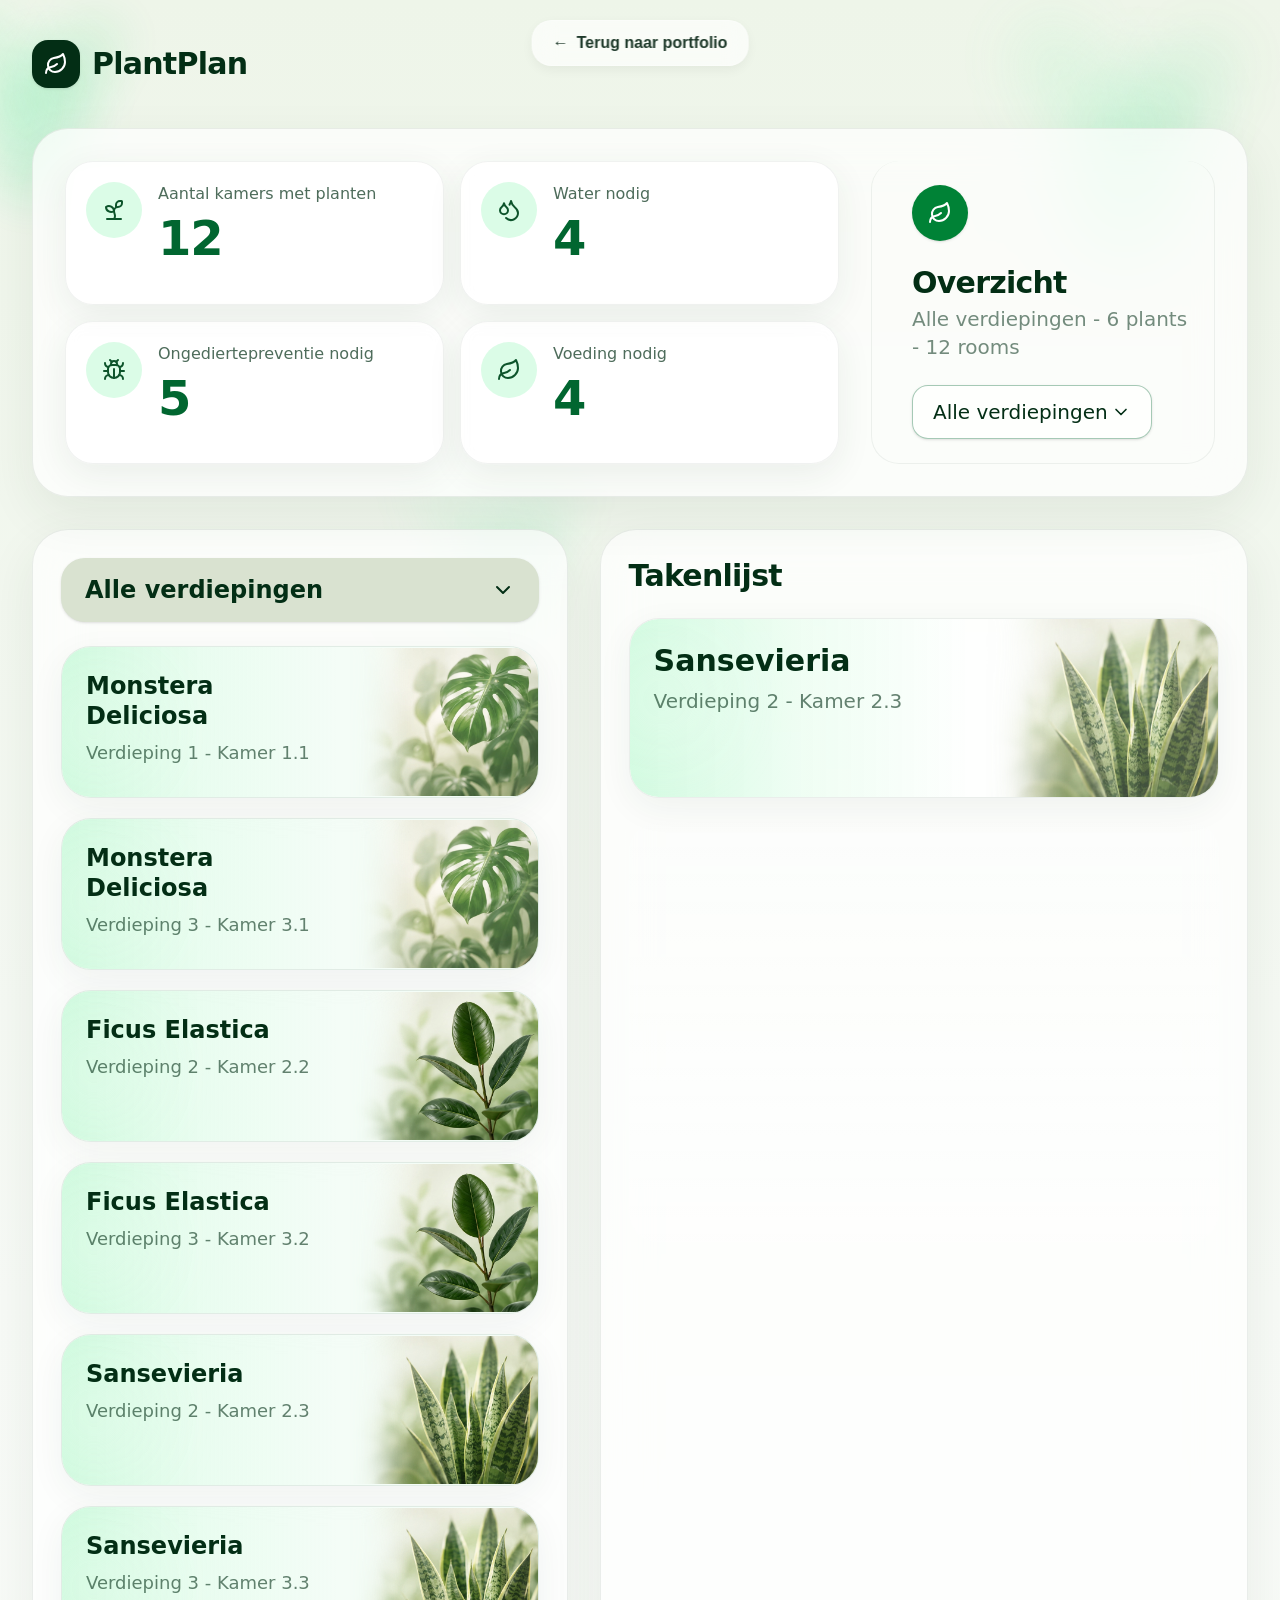
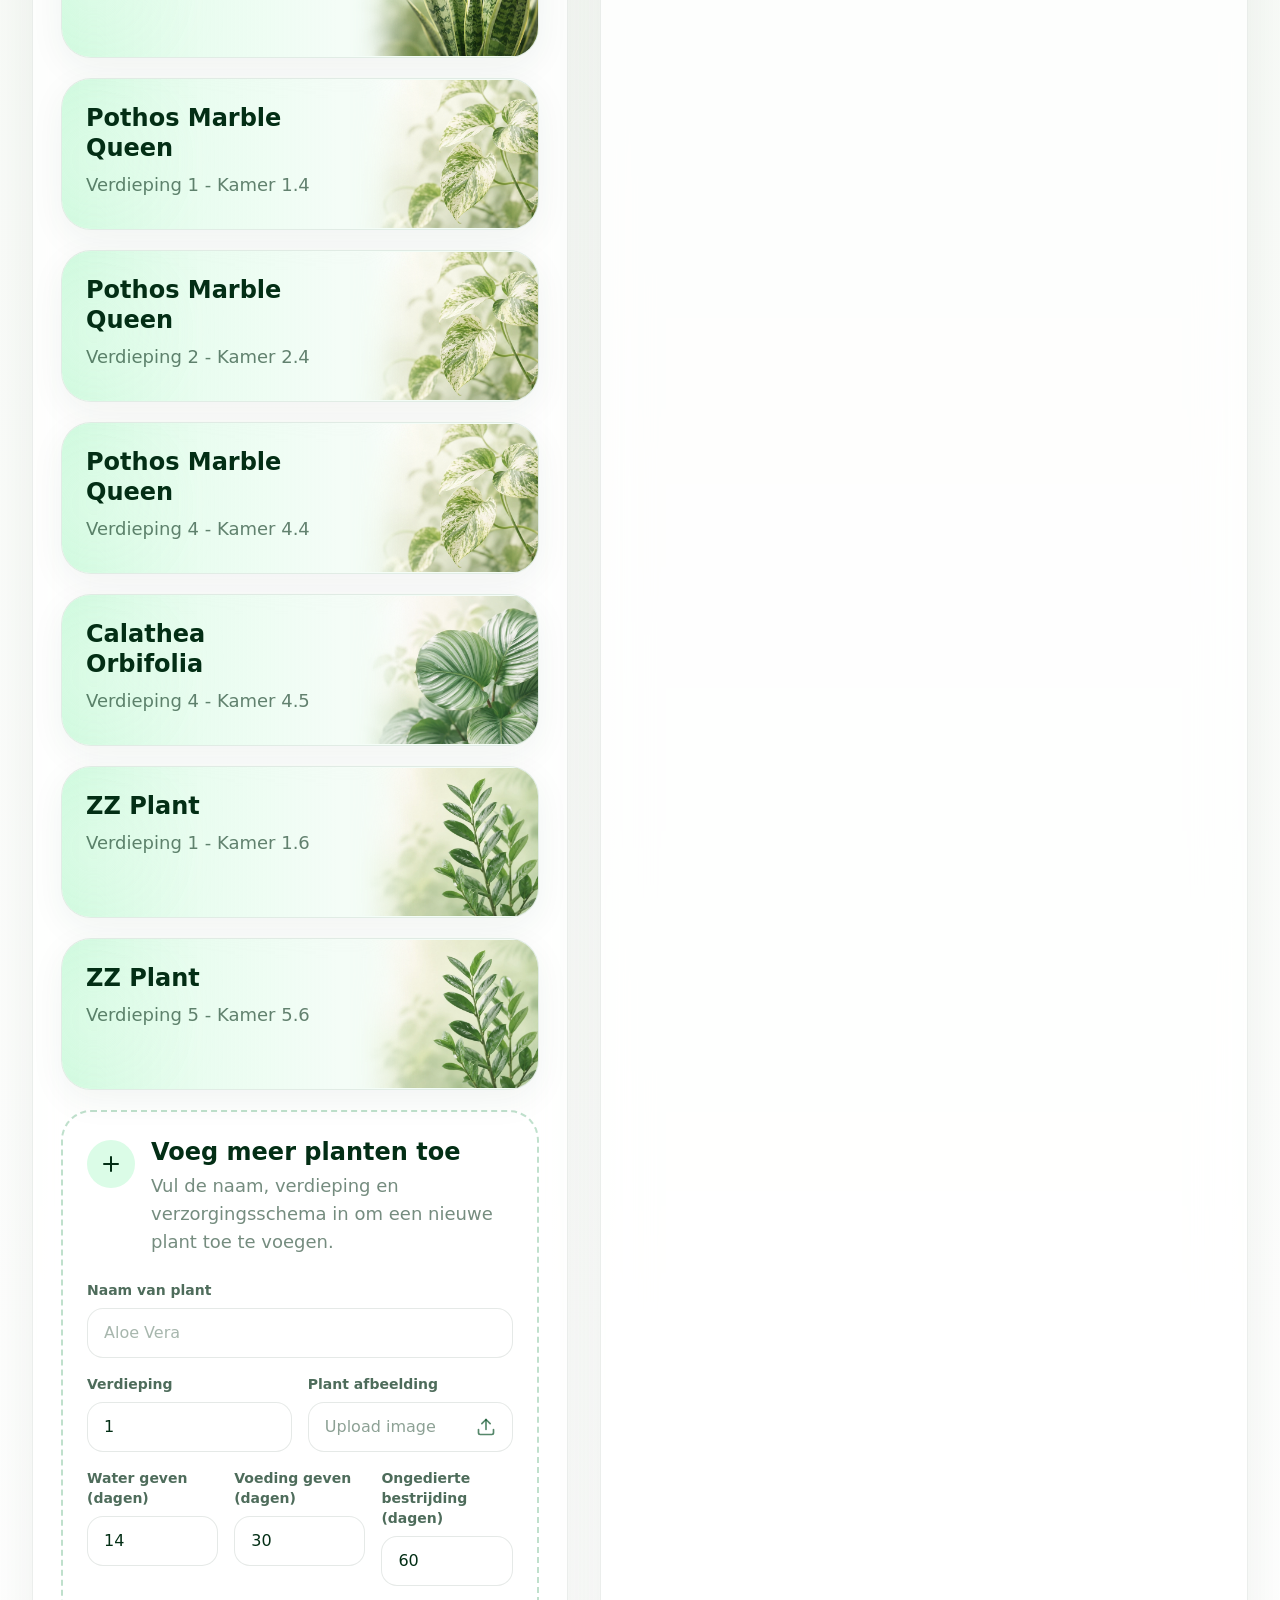
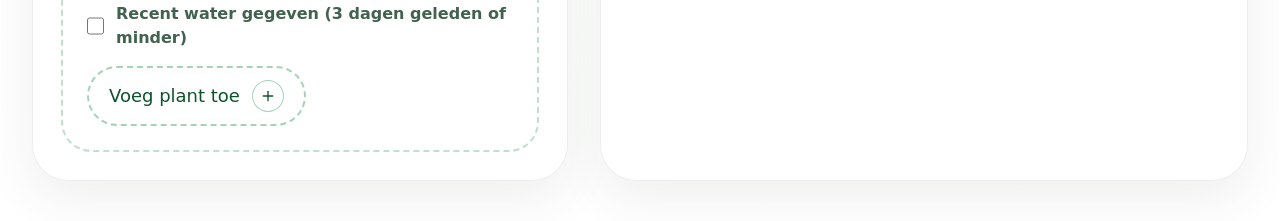
<file: cases/plantplan/index.html>
<!DOCTYPE html>
<html lang="en">
<head>
  <meta charset="UTF-8" />
  <meta name="viewport" content="width=device-width, initial-scale=1.0" />
  <link rel="icon" type="image/svg+xml" href="./favicon.svg" />
  <title>My Plant App</title>
  <script type="module" crossorigin src="./assets/index-COsstlcv.js"></script>
  <link rel="stylesheet" crossorigin href="./assets/index-CRa0EfTt.css">
</head>
<body>
  <a href="../../index.html" style="position: fixed; top: 20px; left: 50%; transform: translateX(-50%); z-index: 9999; background-color: rgba(255, 255, 255, 0.65); backdrop-filter: blur(12px); -webkit-backdrop-filter: blur(12px); padding: 10px 20px; border-radius: 20px; border: 1px solid rgba(255, 255, 255, 0.3); text-decoration: none; color: #1e392a; font-weight: bold; display: inline-flex; align-items: center; gap: 8px; box-shadow: 0 4px 12px rgba(0, 0, 0, 0.05); font-family: sans-serif; white-space: nowrap;">
  <span>←</span> Terug naar portfolio
</a>
  <div id="root"></div>
</body>
</html>
</file>
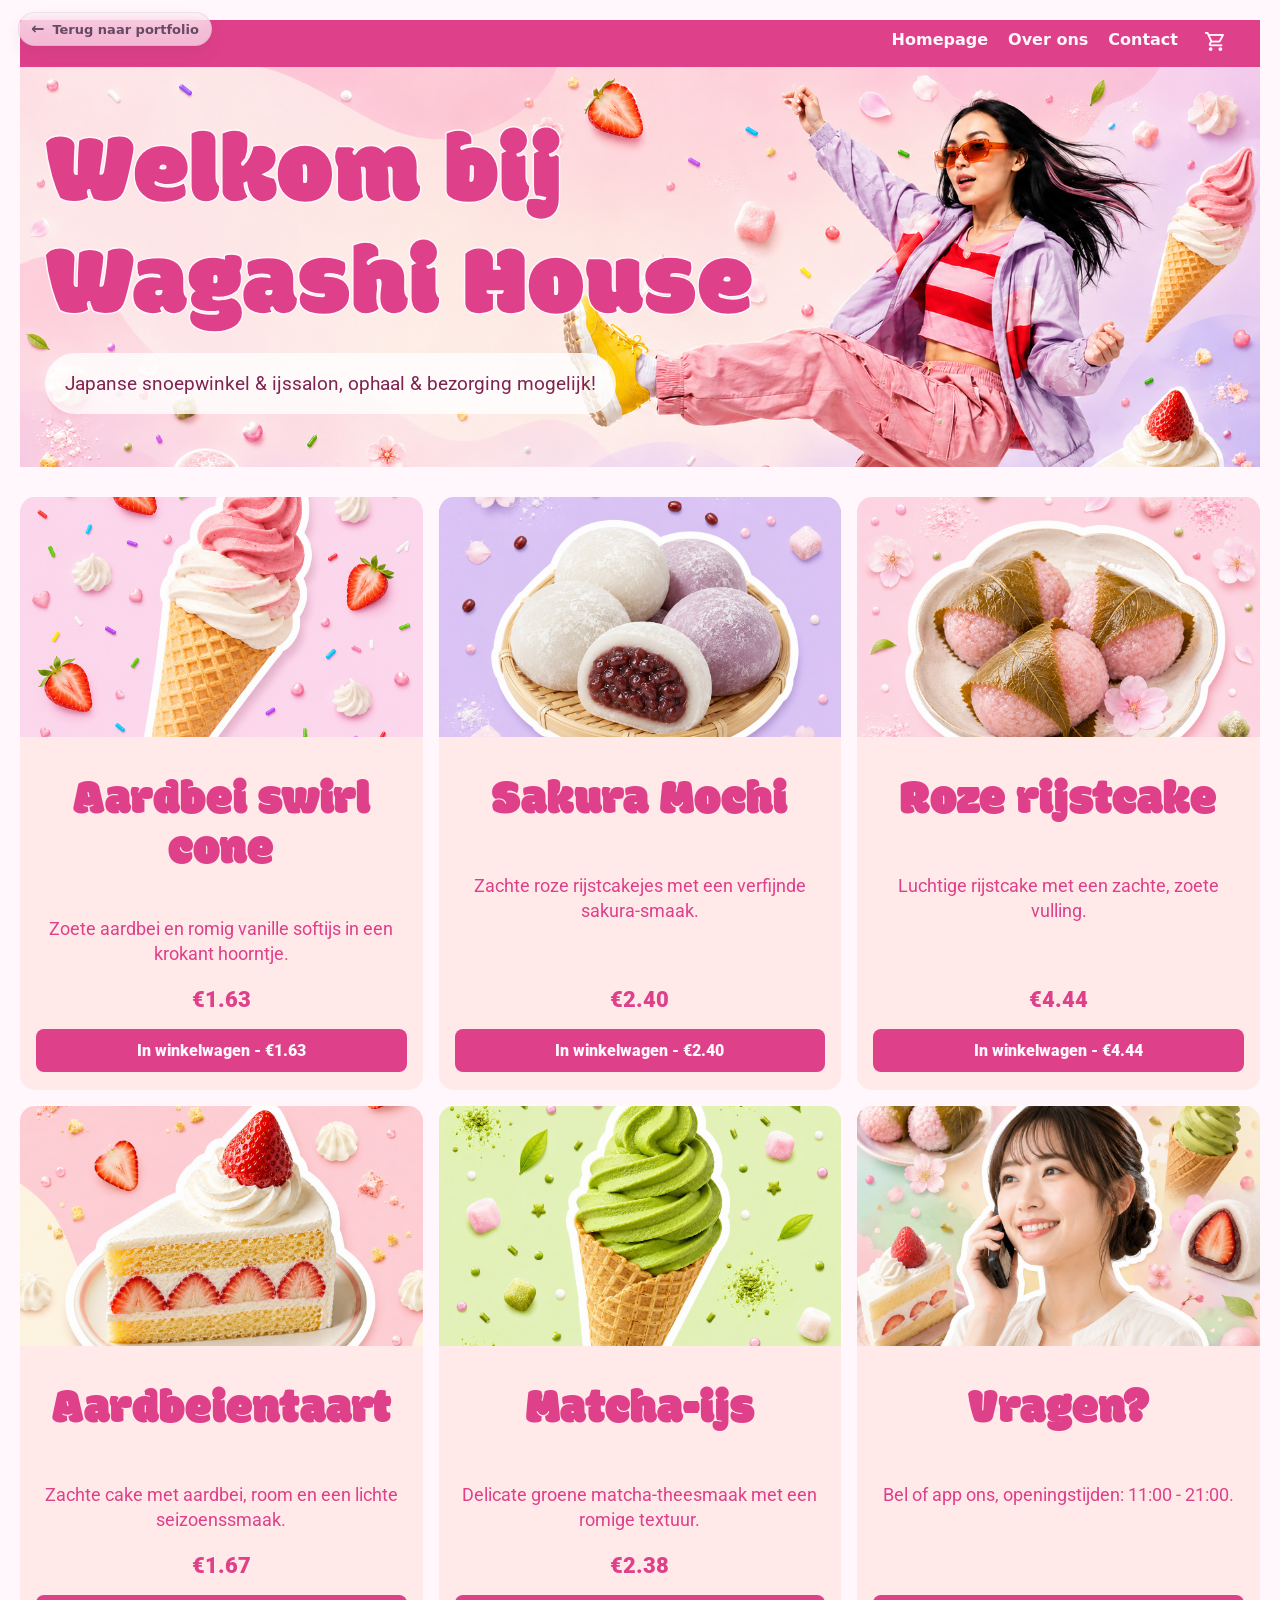
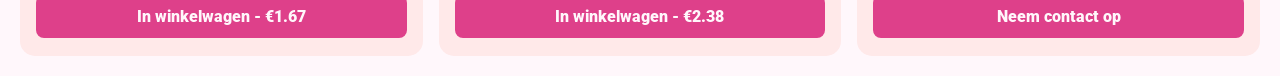
<file: cases/wagashi/index.html>
<!DOCTYPE html>
<html lang="nl">
    <head>
        <meta charset="UTF-8">
        <meta name="viewport" content="width=device-width, initial-scale=1.0">
        <link rel="preconnect" href="https://fonts.googleapis.com">
<link rel="preconnect" href="https://fonts.gstatic.com" crossorigin>
<link href="https://fonts.googleapis.com/css2?family=Lexend+Deca:wght@100..900&family=Modak&family=Roboto:ital,wght@0,100..900;1,100..900&display=swap" rel="stylesheet">
        <link rel="stylesheet" href="style.css">
        <link rel="stylesheet" href="../portfolio-return.css?v=3">
        <link rel="stylesheet" href="https://fonts.googleapis.com/css2?family=Material+Symbols+Outlined:opsz,wght,FILL,GRAD@20..48,100..700,0..1,-50..200&icon_names=shopping_cart" />
    </head>

    <body>
        <nav class="portfolio-return" aria-label="Portfolio-navigatie">
            <a class="portfolio-return__link" href="../../index.html">
                <span class="portfolio-return__icon" aria-hidden="true">&larr;</span>
                Terug naar portfolio
            </a>
        </nav>
<!-- navBar -->
        <div class="navbar">
            <ul>
                <li><a href="index.html">Homepage</a></li>
                <li><a href="about.html">Over ons</a></li>
                <li><a href="contact.html">Contact</a></li>
                 <li>
                    <a class="cart-link" href="in%20your%20card.html" aria-label="Open winkelwagen">
                        <span class="material-symbols-outlined">shopping_cart</span>
                        <span class="cart-count">0</span>
                    </a>
                </li>
            </ul>
        </div>
<!-- hero image-->
                <div class="header">
                        <img src="IMG/Header_01.png" alt="Header van Wagashi House">
                        <div class="header-text">
                            <h1>Welkom bij <br> Wagashi House</h1>
                            <h3 class="slogan">Japanse snoepwinkel & ijssalon, ophaal & bezorging mogelijk!</h3>
                        </div>
                </div>
<!-- main content with items -->
        <div class="container">
            <div class="item">
                <img src="IMG/strawyberry_ice.png" alt="Aardbeienijs">
                <h2>Aardbei swirl cone</h2>
                <p>Zoete aardbei en romig vanille softijs in een krokant hoorntje.</p>
            </div>
            <div class="item">
                <img src="IMG/mochi.png" alt="Sakura Mochi">
                <h2>Sakura Mochi</h2>
                <p>Zachte roze rijstcakejes met een verfijnde sakura-smaak.</p>
            </div>
            <div class="item">
                <img src="IMG/pink_rice.png" alt="Roze rijstcake">
                        <h2>Roze rijstcake</h2>
                <p>Luchtige rijstcake met een zachte, zoete vulling.</p>
            </div>
        <div class="item">
                <img src="IMG/strawberry_cake.png" alt="Aardbeientaart">
                        <h2>Aardbeientaart</h2>
                <p>Zachte cake met aardbei, room en een lichte seizoenssmaak.</p>
            </div>
        <div class="item">
                <img src="IMG/matcha_ice.png" alt="Matcha-ijs">
                        <h2>Matcha-ijs</h2>
                <p>Delicate groene matcha-theesmaak met een romige textuur.</p>
            </div>
                 <div class="item service-card">
                <img src="IMG/service.png" alt="Service">
                        <h2>Vragen?</h2>
                <p>Bel of app ons, openingstijden: 11:00 - 21:00.</p>
                 <a class="service-button" href="contact.html">Neem contact op</a>
            </div>
        </div>

        <div class="cart-message" aria-live="polite"></div>

        <script src="scriptCart.js?v=2"></script>
    </body>
    </html>
</file>
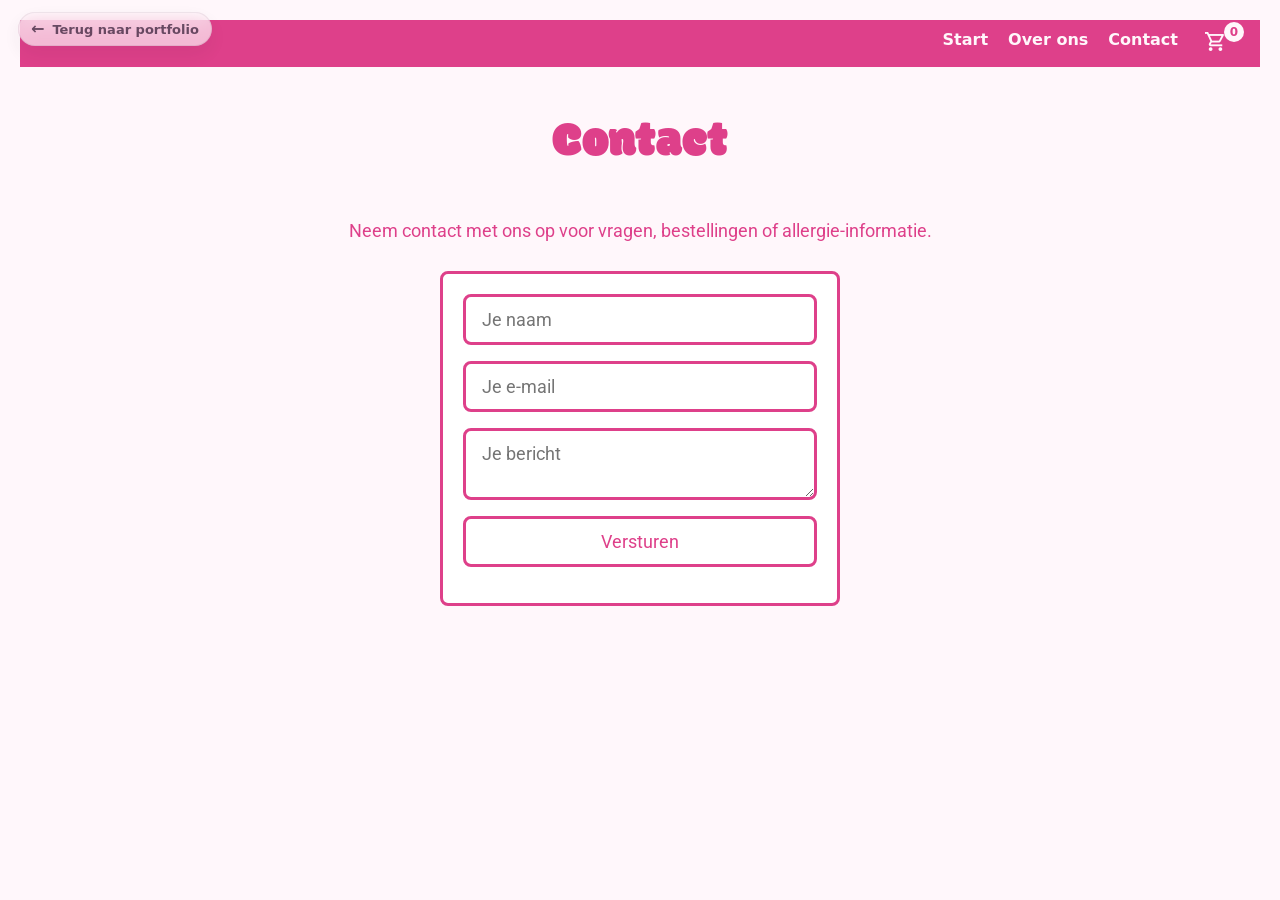
<file: cases/wagashi/contact.html>
<!DOCTYPE html>
<html lang="nl">
    <head>
        <meta charset="UTF-8">
        <meta name="viewport" content="width=device-width, initial-scale=1.0">
        <link rel="preconnect" href="https://fonts.googleapis.com">
<link rel="preconnect" href="https://fonts.gstatic.com" crossorigin>
<link href="https://fonts.googleapis.com/css2?family=Lexend+Deca:wght@100..900&family=Modak&family=Roboto:ital,wght@0,100..900;1,100..900&display=swap" rel="stylesheet">
        <link rel="stylesheet" href="style.css">
        <link rel="stylesheet" href="../portfolio-return.css?v=3">
        <link rel="stylesheet" href="https://fonts.googleapis.com/css2?family=Material+Symbols+Outlined:opsz,wght,FILL,GRAD@20..48,100..700,0..1,-50..200&icon_names=shopping_cart" />
        
    </head>
<body>
    <nav class="portfolio-return" aria-label="Portfolio-navigatie">
        <a class="portfolio-return__link" href="../../index.html">
            <span class="portfolio-return__icon" aria-hidden="true">&larr;</span>
            Terug naar portfolio
        </a>
    </nav>
    <!-- navBar -->
        <div class="navbar">
            <ul>
                <li><a href="index.html">Start</a></li>
                <li><a href="about.html">Over ons</a></li>
                <li><a href="contact.html">Contact</a></li>
                 <li>
                    <a class="cart-link" href="in%20your%20card.html" aria-label="Open winkelwagen">
                        <span class="material-symbols-outlined">shopping_cart</span>
                        <span class="cart-count">0</span>
                    </a>
                </li>
            </ul>
        </div>
<!-- main content -->
<h2>Contact</h2>
<p> Neem contact met ons op voor vragen, bestellingen of allergie-informatie.</p>
<form class="contact-form">
  <input id="name" type="text" placeholder="Je naam">
  <input id="email" type="email" placeholder="Je e-mail">
  <textarea id="message" placeholder="Je bericht"></textarea>
  <button type="submit">Versturen</button>
</form>

<p class="form-message"></p>
<script src="ContactForm.js?v=2"></script>
</div>

</body>
</file>
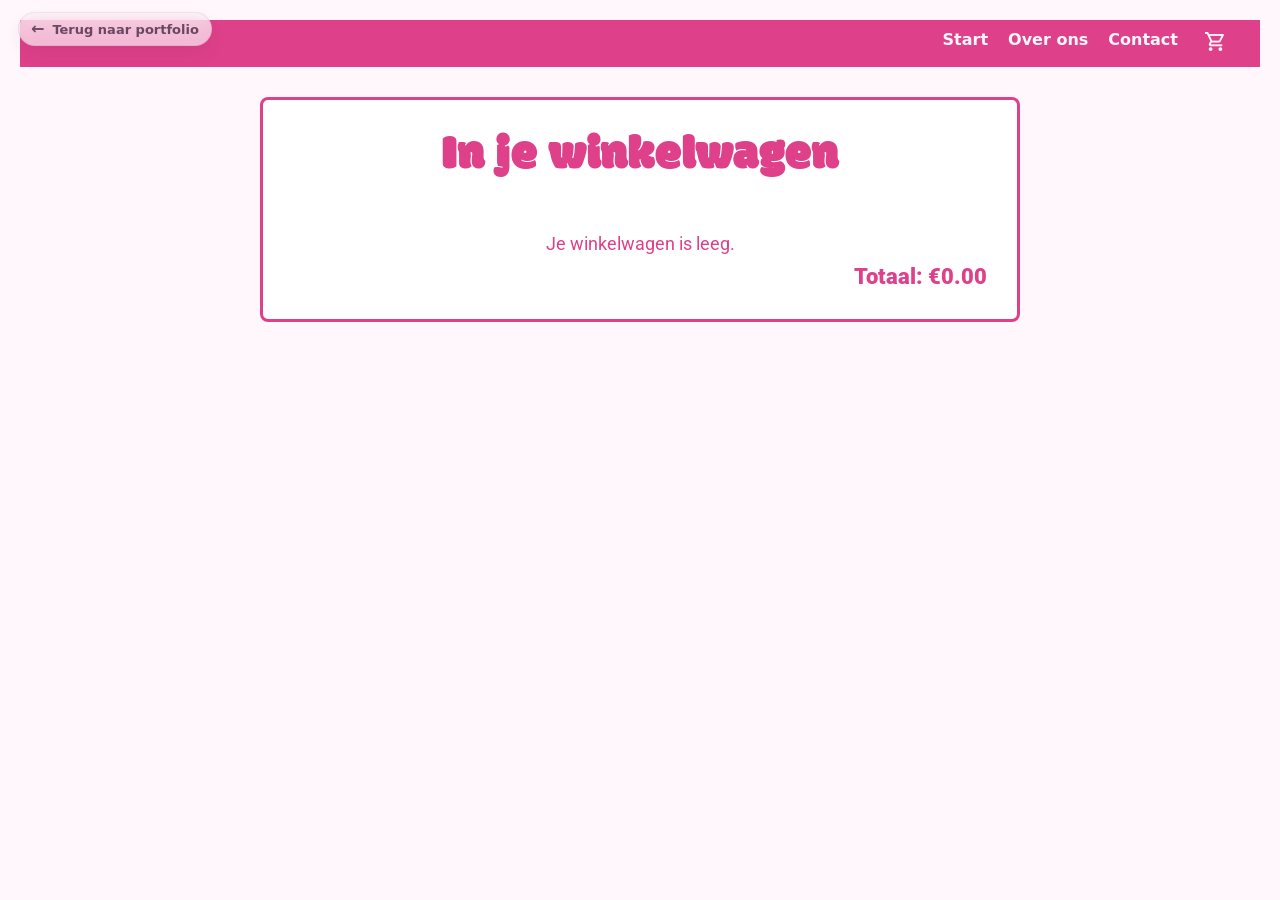
<file: cases/wagashi/in your card.html>
<!DOCTYPE html>
<html lang="nl">
    <head>
        <meta charset="UTF-8">
        <meta name="viewport" content="width=device-width, initial-scale=1.0">
        <link rel="preconnect" href="https://fonts.googleapis.com">
<link rel="preconnect" href="https://fonts.gstatic.com" crossorigin>
<link href="https://fonts.googleapis.com/css2?family=Lexend+Deca:wght@100..900&family=Modak&family=Roboto:ital,wght@0,100..900;1,100..900&display=swap" rel="stylesheet">
        <link rel="stylesheet" href="style.css">
        <link rel="stylesheet" href="../portfolio-return.css?v=3">
        <link rel="stylesheet" href="https://fonts.googleapis.com/css2?family=Material+Symbols+Outlined:opsz,wght,FILL,GRAD@20..48,100..700,0..1,-50..200&icon_names=shopping_cart" />
    </head>
<body>
    <nav class="portfolio-return" aria-label="Portfolio-navigatie">
        <a class="portfolio-return__link" href="../../index.html">
            <span class="portfolio-return__icon" aria-hidden="true">&larr;</span>
            Terug naar portfolio
        </a>
    </nav>
    <div class="navbar">
        <ul>
            <li><a href="index.html">Start</a></li>
            <li><a href="about.html">Over ons</a></li>
            <li><a href="contact.html">Contact</a></li>
            <li>
                <a class="cart-link" href="in%20your%20card.html" aria-label="Open winkelwagen">
                    <span class="material-symbols-outlined">shopping_cart</span>
                    <span class="cart-count">0</span>
                </a>
            </li>
        </ul>
    </div>

    <main class="cart-page">
        <section class="cart" id="cart">
            <h2>In je winkelwagen</h2>
            <p class="cart-empty">Je winkelwagen is leeg.</p>
            <ul class="cart-list"></ul>
            <p class="cart-total">Totaal: €0.00</p>
        </section>
    </main>

    <script src="scriptCart.js?v=2"></script>
</body>
</html>
</file>
<file: cases/wagashi/style.css>
:root {
  --color-pink: #de408a;
  --color-pink-dark: #b92f70;
  --color-pink-darker: #7f2450;
  --color-pink-light: #fff7fb;
  --color-card: rgb(255, 233, 233);
  --color-border: rgb(255, 213, 226);

  --font-heading: "Modak", system-ui;
  --font-body: Roboto, Arial, sans-serif;
  --font-ui: system-ui, -apple-system, BlinkMacSystemFont, "Segoe UI", Roboto,
    Oxygen, Ubuntu, Cantarell, "Open Sans", "Helvetica Neue", sans-serif;

  --h1-font-size: 6.4em;
  --h1-mobile-font-size: 2.5em;
  --h2-font-size: 3em;
  --h3-font-size: 2em;
  --product-h2-mobile-font-size: 2.2em;
  --body-font-size: 18px;
}

* {
  box-sizing: border-box;
}

body {
  margin: 20px;
  background-color: var(--color-pink-light);
  font-family: var(--font-body);
}

hr {
  border: none;
  border-top: 3px solid var(--color-border);
  margin: 20px 0;
}

/* Typography */

h1 {
  margin: 0 0 10px 25px;
  color: var(--color-pink);
  font-family: var(--font-heading);
  font-size: var(--h1-font-size);
  font-style: normal;
  font-weight: 400;
  line-height: 1.1;
  text-align: left;
  -webkit-text-stroke: 1.5px var(--color-pink-light);
}

h2 {
  color: var(--color-pink);
  font-family: var(--font-heading);
  font-size: var(--h2-font-size);
  font-weight: 100;
  text-align: center;
}

h3 {
  color: var(--color-pink);
  font-family: var(--font-heading);
  font-size: var(--h3-font-size);
  font-weight: 100;
  line-height: 1;
}

p {
  margin: 10px;
  color: var(--color-pink);
  font-family: var(--font-body);
  font-size: var(--body-font-size);
  font-weight: 400;
  text-align: center;
}

/* Navigation */

.navbar {
  padding: 10px;
  background: var(--color-pink);
}

.navbar ul {
  display: flex;
  justify-content: right;
  gap: 20px;
  margin: 0;
  padding: 0 18px 0 0;
  font-family: var(--font-ui);
  font-size: 1em;
  font-weight: 400;
  list-style-type: none;
}

.navbar a {
  color: var(--color-pink-light);
  font-family: var(--font-ui);
  font-weight: 900;
  text-decoration: none;
}

.cart-link {
  position: relative;
  display: inline-flex;
  align-items: center;
  justify-content: center;
  min-width: 34px;
}

.cart-link .material-symbols-outlined {
  font-size: 23px;
  line-height: 1;
}

.cart-count {
  position: absolute;
  top: -8px;
  right: -12px;
  min-width: 20px;
  height: 20px;
  padding: 0 6px;
  border-radius: 999px;
  background: var(--color-pink-light);
  color: var(--color-pink);
  font-size: 12px;
  line-height: 20px;
  text-align: center;
}

.cart-link-added {
  animation: cart-bounce 450ms ease;
}

/* Home: hero */

.header {
  position: relative;
  margin-bottom: 30px;
}

.header img {
  display: block;
  width: 100%;
  height: 400px;
  object-fit: cover;
  object-position: center top;
}

/* Header text container: stack title + slogan */
.header-text {
  position: absolute;
  inset: 0;
  display: flex;
  flex-direction: column;
  justify-content: center;
  align-items: flex-start;
  padding-left: 25px;
  gap: 8px;
  pointer-events: none;
}

.header-text h1 {
  margin: 0;
  pointer-events: auto;
}

/* Slogan style: different font and subtler weight */
.header-text .slogan {
  margin: 0;
  font-family: var(--font-body);
  font-weight: 400;
  color: var(--color-pink-darker);
  font-size: 1.2em;
  line-height: 1.1;
  text-transform: none;
  text-align: left;
  pointer-events: auto;
  background-color: rgba(255, 255, 255, 0.8);
  border-radius: 50px;
  padding: 20px;
}

/* Home: product cards */

.container {
  display: grid;
  grid-template-columns: repeat(3, minmax(0, 1fr));
  gap: 1em;
}

.item {
  display: grid;
  grid-template-rows: auto auto 1fr auto auto;
  min-width: 0;
  overflow: hidden;
  border-radius: 15px;
  background-color: var(--color-card);
}

.item h1,
.item h2,
.item p {
  padding-right: 16px;
  padding-left: 16px;
}

.item h2 {
  display: flex;
  align-items: flex-start;
  justify-content: center;
  min-height: 1.2em;
  line-height: 1.05;
}

.item p {
  margin: 0 0 14px;
  line-height: 1.35;
  text-align: center;
}

.item > p:not(.product-price) {
  min-height: 3em;
}

.item img {
  display: block;
  width: 100%;
  height: 240px;
  object-fit: cover;
  object-position: center 35%;
}

.product-price {
  margin-bottom: 10px;
  font-size: 22px;
  font-weight: 900;
  text-align: center;
}

.add-to-cart,
.service-button {
  width: calc(100% - 32px);
  margin: 0 16px 18px;
  padding: 12px 16px;
  border-radius: 8px;
  background: var(--color-pink);
  color: var(--color-pink-light);
  font: 900 16px var(--font-body);
  text-align: center;
}

.add-to-cart {
  border: 0;
  cursor: pointer;
}

.service-button {
  display: block;
  text-decoration: none;
}

.add-to-cart:hover,
.service-button:hover {
  background: var(--color-pink-dark);
}

.add-to-cart-added {
  animation: button-pop 450ms ease;
}

/* Contact page */

.contact-form {
  max-width: 400px;
  margin: 30px auto;
  padding: 20px;
  border: 3px solid var(--color-pink);
  border-radius: 8px;
  background: #fff;
}

.contact-form input,
.contact-form textarea,
.contact-form button {
  display: block;
  width: 100%;
  margin-bottom: 16px;
  padding: 12px 16px;
  border: 3px solid var(--color-pink);
  border-radius: 8px;
  font-family: var(--font-body);
  font-size: var(--body-font-size);
  background: #fff;
  color: var(--color-pink);
}

/* About page */

.about-page {
  max-width: 1120px;
  margin: 40px auto;
}

.about-intro {
  display: grid;
  grid-template-columns: 1fr 1fr;
  gap: 34px;
  align-items: center;
}

.about-image {
  overflow: hidden;
  border-radius: 15px;
  background: var(--color-card);
}

.about-image img {
  display: block;
  width: 100%;
  height: 560px;
  object-fit: cover;
  object-position: center;
}

.about-story {
  padding: 10px 8px;
}

.about-label {
  margin: 0 0 8px;
  color: var(--color-pink-dark);
  font-size: 14px;
  font-weight: 900;
  letter-spacing: 0.08em;
  text-align: left;
  text-transform: uppercase;
}

.about-story h3 {
  margin: 0 0 16px;
  text-align: left;
}

.about-story p {
  max-width: 520px;
  margin: 0 0 16px;
  line-height: 1.6;
  text-align: left;
}

.about-team {
  margin-top: 24px;
  padding: 20px;
  border-radius: 15px;
  background: var(--color-card);
}

.about-team h3 {
  margin: 0 0 8px;
  text-align: left;
}

.about-team p {
  margin-bottom: 0;
}

/* Cart page */

.cart-page {
  max-width: 760px;
  margin: 30px auto;
}

.cart {
  margin-top: 30px;
  padding: 20px;
  border: 3px solid var(--color-pink);
  border-radius: 8px;
  background: #fff;
}

.cart h2 {
  margin-top: 0;
}

.cart-list {
  margin: 0;
  padding: 0;
  list-style: none;
}

.cart-item {
  display: grid;
  grid-template-columns: 1fr auto auto;
  align-items: center;
  gap: 16px;
  padding: 12px 0;
  border-bottom: 1px solid var(--color-border);
  color: var(--color-pink);
  font-family: var(--font-body);
  font-size: var(--body-font-size);
}

.cart-product-info {
  min-width: 0;
}

.cart-quantity {
  margin-left: 8px;
  font-size: 14px;
  font-weight: 900;
}

.cart-controls {
  display: flex;
  flex-wrap: wrap;
  justify-content: flex-end;
  gap: 8px;
}

.cart-control-button,
.cart-remove-button {
  border: 0;
  border-radius: 8px;
  background: var(--color-pink);
  color: var(--color-pink-light);
  font-family: var(--font-body);
  font-weight: 900;
  cursor: pointer;
}

.cart-control-button {
  width: 34px;
  height: 34px;
  font-size: 18px;
  line-height: 1;
}

.cart-remove-button {
  padding: 8px 12px;
  font-size: 14px;
}

.cart-control-button:hover,
.cart-remove-button:hover {
  background: var(--color-pink-dark);
}

.cart-total {
  text-align: right;
  font-size: 22px;
  font-weight: 900;
}

.cart-message {
  position: fixed;
  right: 20px;
  bottom: 20px;
  z-index: 10;
  padding: 12px 16px;
  border-radius: 8px;
  background: var(--color-pink);
  color: var(--color-pink-light);
  font-weight: 900;
  opacity: 0;
  pointer-events: none;
  transform: translateY(12px);
  transition: opacity 200ms ease, transform 200ms ease;
}

.cart-message-visible {
  opacity: 1;
  transform: translateY(0);
}

/* Animations */

@keyframes button-pop {
  0% {
    transform: scale(1);
  }

  50% {
    background: var(--color-pink-darker);
    transform: scale(1.04);
  }

  100% {
    transform: scale(1);
  }
}

@keyframes cart-bounce {
  0% {
    transform: scale(1);
  }

  35% {
    transform: scale(1.25) rotate(-8deg);
  }

  70% {
    transform: scale(0.95) rotate(4deg);
  }

  100% {
    transform: scale(1);
  }
}

/* Responsive */

@media (max-width: 1100px) {
  .header img {
    height: 220px;
    object-position: center top;
  }

  .header h1 {
    font-size: var(--h1-mobile-font-size);
  }
}

@media (max-width: 900px) {
  .container {
    grid-template-columns: repeat(2, minmax(0, 1fr));
  }

  .about-intro {
    grid-template-columns: 1fr;
  }

  .about-image img {
    height: 420px;
  }
}

@media (max-width: 700px) {
  body {
    margin: 14px;
  }

  .container {
    gap: 14px;
  }

  .item img {
    height: 190px;
  }

  .item h2 {
    min-height: 2.2em;
    margin-top: 25px;
    font-size: var(--product-h2-mobile-font-size);
  }

  .about-page {
    margin: 26px auto;
  }

  .about-intro {
    gap: 22px;
  }

  .about-story h3 {
    font-size: var(--product-h2-mobile-font-size);
  }

  .about-image img {
    height: 340px;
  }
}

@media (max-width: 430px) {
  .container {
    grid-template-columns: 1fr;
  }

  .cart-item {
    grid-template-columns: 1fr;
  }

  .cart-controls {
    justify-content: flex-start;
  }

  .item h2,
  .item > p:not(.product-price) {
    min-height: 0;
  }
}

@media (max-width: 375px) {
  .header img {
    height: 150px;
    object-fit: cover;
    object-position: left;
  }
}
</file>
<file: cases/portfolio-return.css>
.portfolio-return {
  position: fixed;
  top: 0;
  right: 0;
  left: 0;
  z-index: 9999;
  display: flex;
  justify-content: flex-start;
  align-items: flex-start;
  width: auto;
  padding: 12px 18px;
  pointer-events: none;
  font-family: system-ui, -apple-system, BlinkMacSystemFont, "Segoe UI", sans-serif;
}

.portfolio-return--fixed {
  position: fixed;
}

.portfolio-return__link {
  display: inline-flex;
  align-items: center;
  gap: 8px;
  max-width: 100%;
  min-height: 34px;
  padding: 7px 12px;
  border: 1px solid rgba(18, 24, 38, 0.08);
  border-radius: 999px;
  background: rgba(255, 255, 255, 0.8);
  box-shadow: 0 8px 22px rgba(18, 24, 38, 0.08);
  color: rgba(18, 24, 38, 0.76);
  font-size: 13px;
  font-weight: 650;
  line-height: 1;
  text-decoration: none;
  opacity: 0.8;
  pointer-events: auto;
  backdrop-filter: blur(10px);
  -webkit-backdrop-filter: blur(10px);
}

.portfolio-return__link:hover,
.portfolio-return__link:focus-visible {
  background: rgba(255, 255, 255, 0.92);
  color: #121826;
  opacity: 1;
  transform: translateY(-1px);
}

.portfolio-return__link:focus-visible {
  outline: 3px solid rgba(18, 24, 38, 0.22);
  outline-offset: 3px;
}

.portfolio-return__icon {
  font-size: 16px;
  line-height: 1;
}

@media (max-width: 520px) {
  .portfolio-return {
    padding: 8px 10px;
  }

  .portfolio-return__link {
    min-height: 32px;
    padding: 7px 10px;
    font-size: 12px;
  }
}
</file>
<file: cases/plantplan/assets/index-CRa0EfTt.css>
/*! tailwindcss v4.3.0 | MIT License | https://tailwindcss.com */
@layer properties{@supports (((-webkit-hyphens:none)) and (not (margin-trim:inline))) or ((-moz-orient:inline) and (not (color:rgb(from red r g b)))){*,:before,:after,::backdrop{--tw-scale-x:1;--tw-scale-y:1;--tw-scale-z:1;--tw-rotate-x:initial;--tw-rotate-y:initial;--tw-rotate-z:initial;--tw-skew-x:initial;--tw-skew-y:initial;--tw-space-y-reverse:0;--tw-border-style:solid;--tw-gradient-position:initial;--tw-gradient-from:#0000;--tw-gradient-via:#0000;--tw-gradient-to:#0000;--tw-gradient-stops:initial;--tw-gradient-via-stops:initial;--tw-gradient-from-position:0%;--tw-gradient-via-position:50%;--tw-gradient-to-position:100%;--tw-leading:initial;--tw-font-weight:initial;--tw-tracking:initial;--tw-shadow:0 0 #0000;--tw-shadow-color:initial;--tw-shadow-alpha:100%;--tw-inset-shadow:0 0 #0000;--tw-inset-shadow-color:initial;--tw-inset-shadow-alpha:100%;--tw-ring-color:initial;--tw-ring-shadow:0 0 #0000;--tw-inset-ring-color:initial;--tw-inset-ring-shadow:0 0 #0000;--tw-ring-inset:initial;--tw-ring-offset-width:0px;--tw-ring-offset-color:#fff;--tw-ring-offset-shadow:0 0 #0000;--tw-blur:initial;--tw-brightness:initial;--tw-contrast:initial;--tw-grayscale:initial;--tw-hue-rotate:initial;--tw-invert:initial;--tw-opacity:initial;--tw-saturate:initial;--tw-sepia:initial;--tw-drop-shadow:initial;--tw-drop-shadow-color:initial;--tw-drop-shadow-alpha:100%;--tw-drop-shadow-size:initial;--tw-backdrop-blur:initial;--tw-backdrop-brightness:initial;--tw-backdrop-contrast:initial;--tw-backdrop-grayscale:initial;--tw-backdrop-hue-rotate:initial;--tw-backdrop-invert:initial;--tw-backdrop-opacity:initial;--tw-backdrop-saturate:initial;--tw-backdrop-sepia:initial}}}@layer theme{:root,:host{--font-sans:ui-sans-serif, system-ui, sans-serif, "Apple Color Emoji", "Segoe UI Emoji", "Segoe UI Symbol", "Noto Color Emoji";--font-mono:ui-monospace, SFMono-Regular, Menlo, Monaco, Consolas, "Liberation Mono", "Courier New", monospace;--color-green-50:oklch(98.2% .018 155.826);--color-green-100:oklch(96.2% .044 156.743);--color-green-200:oklch(92.5% .084 155.995);--color-green-300:oklch(87.1% .15 154.449);--color-green-400:oklch(79.2% .209 151.711);--color-green-500:oklch(72.3% .219 149.579);--color-green-700:oklch(52.7% .154 150.069);--color-green-800:oklch(44.8% .119 151.328);--color-green-900:oklch(39.3% .095 152.535);--color-green-950:oklch(26.6% .065 152.934);--color-white:#fff;--spacing:.25rem;--container-7xl:80rem;--text-sm:.875rem;--text-sm--line-height:calc(1.25 / .875);--text-base:1rem;--text-base--line-height:calc(1.5 / 1);--text-lg:1.125rem;--text-lg--line-height:calc(1.75 / 1.125);--text-xl:1.25rem;--text-xl--line-height:calc(1.75 / 1.25);--text-2xl:1.5rem;--text-2xl--line-height:calc(2 / 1.5);--text-3xl:1.875rem;--text-3xl--line-height:calc(2.25 / 1.875);--text-4xl:2.25rem;--text-4xl--line-height:calc(2.5 / 2.25);--text-5xl:3rem;--text-5xl--line-height:1;--font-weight-medium:500;--font-weight-semibold:600;--tracking-tight:-.025em;--leading-tight:1.25;--radius-2xl:1rem;--blur-sm:8px;--blur-xl:24px;--blur-2xl:40px;--default-transition-duration:.15s;--default-transition-timing-function:cubic-bezier(.4, 0, .2, 1);--default-font-family:var(--font-sans);--default-mono-font-family:var(--font-mono)}}@layer base{*,:after,:before,::backdrop{box-sizing:border-box;border:0 solid;margin:0;padding:0}::file-selector-button{box-sizing:border-box;border:0 solid;margin:0;padding:0}html,:host{-webkit-text-size-adjust:100%;tab-size:4;line-height:1.5;font-family:var(--default-font-family,ui-sans-serif, system-ui, sans-serif, "Apple Color Emoji", "Segoe UI Emoji", "Segoe UI Symbol", "Noto Color Emoji");font-feature-settings:var(--default-font-feature-settings,normal);font-variation-settings:var(--default-font-variation-settings,normal);-webkit-tap-highlight-color:transparent}hr{height:0;color:inherit;border-top-width:1px}abbr:where([title]){-webkit-text-decoration:underline dotted;text-decoration:underline dotted}h1,h2,h3,h4,h5,h6{font-size:inherit;font-weight:inherit}a{color:inherit;-webkit-text-decoration:inherit;-webkit-text-decoration:inherit;-webkit-text-decoration:inherit;-webkit-text-decoration:inherit;text-decoration:inherit}b,strong{font-weight:bolder}code,kbd,samp,pre{font-family:var(--default-mono-font-family,ui-monospace, SFMono-Regular, Menlo, Monaco, Consolas, "Liberation Mono", "Courier New", monospace);font-feature-settings:var(--default-mono-font-feature-settings,normal);font-variation-settings:var(--default-mono-font-variation-settings,normal);font-size:1em}small{font-size:80%}sub,sup{vertical-align:baseline;font-size:75%;line-height:0;position:relative}sub{bottom:-.25em}sup{top:-.5em}table{text-indent:0;border-color:inherit;border-collapse:collapse}:-moz-focusring{outline:auto}progress{vertical-align:baseline}summary{display:list-item}ol,ul,menu{list-style:none}img,svg,video,canvas,audio,iframe,embed,object{vertical-align:middle;display:block}img,video{max-width:100%;height:auto}button,input,select,optgroup,textarea{font:inherit;font-feature-settings:inherit;font-variation-settings:inherit;letter-spacing:inherit;color:inherit;opacity:1;background-color:#0000;border-radius:0}::file-selector-button{font:inherit;font-feature-settings:inherit;font-variation-settings:inherit;letter-spacing:inherit;color:inherit;opacity:1;background-color:#0000;border-radius:0}:where(select:is([multiple],[size])) optgroup{font-weight:bolder}:where(select:is([multiple],[size])) optgroup option{padding-inline-start:20px}::file-selector-button{margin-inline-end:4px}::placeholder{opacity:1}@supports (not ((-webkit-appearance:-apple-pay-button))) or (contain-intrinsic-size:1px){::placeholder{color:currentColor}@supports (color:color-mix(in lab, red, red)){::placeholder{color:color-mix(in oklab, currentcolor 50%, transparent)}}}textarea{resize:vertical}::-webkit-search-decoration{-webkit-appearance:none}::-webkit-date-and-time-value{min-height:1lh;text-align:inherit}::-webkit-datetime-edit{display:inline-flex}::-webkit-datetime-edit-fields-wrapper{padding:0}::-webkit-datetime-edit{padding-block:0}::-webkit-datetime-edit-year-field{padding-block:0}::-webkit-datetime-edit-month-field{padding-block:0}::-webkit-datetime-edit-day-field{padding-block:0}::-webkit-datetime-edit-hour-field{padding-block:0}::-webkit-datetime-edit-minute-field{padding-block:0}::-webkit-datetime-edit-second-field{padding-block:0}::-webkit-datetime-edit-millisecond-field{padding-block:0}::-webkit-datetime-edit-meridiem-field{padding-block:0}::-webkit-calendar-picker-indicator{line-height:1}:-moz-ui-invalid{box-shadow:none}button,input:where([type=button],[type=reset],[type=submit]){appearance:button}::file-selector-button{appearance:button}::-webkit-inner-spin-button{height:auto}::-webkit-outer-spin-button{height:auto}[hidden]:where(:not([hidden=until-found])){display:none!important}}@layer components;@layer utilities{.pointer-events-none{pointer-events:none}.sr-only{clip-path:inset(50%);white-space:nowrap;border-width:0;width:1px;height:1px;margin:-1px;padding:0;position:absolute;overflow:hidden}.absolute{position:absolute}.relative{position:relative}.inset-0{inset:calc(var(--spacing) * 0)}.inset-y-0{inset-block:calc(var(--spacing) * 0)}.top-0{top:calc(var(--spacing) * 0)}.top-2{top:calc(var(--spacing) * 2)}.top-8{top:calc(var(--spacing) * 8)}.top-10{top:calc(var(--spacing) * 10)}.top-\[28rem\]{top:28rem}.top-\[calc\(100\%\+0\.5rem\)\]{top:calc(100% + .5rem)}.-right-2{right:calc(var(--spacing) * -2)}.right-0{right:calc(var(--spacing) * 0)}.bottom-0{bottom:calc(var(--spacing) * 0)}.-left-4{left:calc(var(--spacing) * -4)}.-left-10{left:calc(var(--spacing) * -10)}.left-0{left:calc(var(--spacing) * 0)}.left-1\/3{left:33.3333%}.left-10{left:calc(var(--spacing) * 10)}.left-24{left:calc(var(--spacing) * 24)}.z-10{z-index:10}.z-\[1\]{z-index:1}.z-\[2\]{z-index:2}.z-\[3\]{z-index:3}.z-\[4\]{z-index:4}.mx-auto{margin-inline:auto}.mt-1{margin-top:calc(var(--spacing) * 1)}.mt-2{margin-top:calc(var(--spacing) * 2)}.mt-3{margin-top:calc(var(--spacing) * 3)}.mt-6{margin-top:calc(var(--spacing) * 6)}.mb-2{margin-bottom:calc(var(--spacing) * 2)}.mb-6{margin-bottom:calc(var(--spacing) * 6)}.mb-8{margin-bottom:calc(var(--spacing) * 8)}.block{display:block}.flex{display:flex}.grid{display:grid}.inline{display:inline}.inline-flex{display:inline-flex}.h-4{height:calc(var(--spacing) * 4)}.h-5{height:calc(var(--spacing) * 5)}.h-6{height:calc(var(--spacing) * 6)}.h-8{height:calc(var(--spacing) * 8)}.h-12{height:calc(var(--spacing) * 12)}.h-14{height:calc(var(--spacing) * 14)}.h-24{height:calc(var(--spacing) * 24)}.h-28{height:calc(var(--spacing) * 28)}.h-36{height:calc(var(--spacing) * 36)}.h-40{height:calc(var(--spacing) * 40)}.h-44{height:calc(var(--spacing) * 44)}.h-56{height:calc(var(--spacing) * 56)}.h-full{height:100%}.min-h-\[50px\]{min-height:50px}.min-h-\[152px\]{min-height:152px}.min-h-\[180px\]{min-height:180px}.min-h-\[420px\]{min-height:420px}.min-h-screen{min-height:100vh}.w-1\/2{width:50%}.w-4{width:calc(var(--spacing) * 4)}.w-5{width:calc(var(--spacing) * 5)}.w-6{width:calc(var(--spacing) * 6)}.w-8{width:calc(var(--spacing) * 8)}.w-12{width:calc(var(--spacing) * 12)}.w-14{width:calc(var(--spacing) * 14)}.w-16{width:calc(var(--spacing) * 16)}.w-20{width:calc(var(--spacing) * 20)}.w-24{width:calc(var(--spacing) * 24)}.w-44{width:calc(var(--spacing) * 44)}.w-48{width:calc(var(--spacing) * 48)}.w-56{width:calc(var(--spacing) * 56)}.w-\[58\%\]{width:58%}.w-full{width:100%}.max-w-7xl{max-width:var(--container-7xl)}.max-w-\[55\%\]{max-width:55%}.max-w-\[240px\]{max-width:240px}.shrink-0{flex-shrink:0}.scale-125{--tw-scale-x:125%;--tw-scale-y:125%;--tw-scale-z:125%;scale:var(--tw-scale-x) var(--tw-scale-y)}.rotate-180{rotate:180deg}.rotate-\[-28deg\]{rotate:-28deg}.rotate-\[12deg\]{rotate:12deg}.rotate-\[28deg\]{rotate:28deg}.transform{transform:var(--tw-rotate-x,) var(--tw-rotate-y,) var(--tw-rotate-z,) var(--tw-skew-x,) var(--tw-skew-y,)}.cursor-pointer{cursor:pointer}.flex-col{flex-direction:column}.flex-wrap{flex-wrap:wrap}.items-center{align-items:center}.items-start{align-items:flex-start}.justify-between{justify-content:space-between}.justify-center{justify-content:center}.gap-3{gap:calc(var(--spacing) * 3)}.gap-4{gap:calc(var(--spacing) * 4)}.gap-6{gap:calc(var(--spacing) * 6)}.gap-8{gap:calc(var(--spacing) * 8)}:where(.space-y-4>:not(:last-child)){--tw-space-y-reverse:0;margin-block-start:calc(calc(var(--spacing) * 4) * var(--tw-space-y-reverse));margin-block-end:calc(calc(var(--spacing) * 4) * calc(1 - var(--tw-space-y-reverse)))}:where(.space-y-5>:not(:last-child)){--tw-space-y-reverse:0;margin-block-start:calc(calc(var(--spacing) * 5) * var(--tw-space-y-reverse));margin-block-end:calc(calc(var(--spacing) * 5) * calc(1 - var(--tw-space-y-reverse)))}:where(.space-y-6>:not(:last-child)){--tw-space-y-reverse:0;margin-block-start:calc(calc(var(--spacing) * 6) * var(--tw-space-y-reverse));margin-block-end:calc(calc(var(--spacing) * 6) * calc(1 - var(--tw-space-y-reverse)))}.truncate{text-overflow:ellipsis;white-space:nowrap;overflow:hidden}.overflow-hidden{overflow:hidden}.rounded{border-radius:.25rem}.rounded-2xl{border-radius:var(--radius-2xl)}.rounded-\[24px\]{border-radius:24px}.rounded-\[28px\]{border-radius:28px}.rounded-\[30px\]{border-radius:30px}.rounded-\[36px\]{border-radius:36px}.rounded-full{border-radius:3.40282e38px}.border{border-style:var(--tw-border-style);border-width:1px}.border-2{border-style:var(--tw-border-style);border-width:2px}.border-dashed{--tw-border-style:dashed;border-style:dashed}.border-green-700\/25{border-color:#00813840}@supports (color:color-mix(in lab, red, red)){.border-green-700\/25{border-color:color-mix(in oklab, var(--color-green-700) 25%, transparent)}}.border-green-700\/35{border-color:#00813859}@supports (color:color-mix(in lab, red, red)){.border-green-700\/35{border-color:color-mix(in oklab, var(--color-green-700) 35%, transparent)}}.border-green-800\/35{border-color:#01663059}@supports (color:color-mix(in lab, red, red)){.border-green-800\/35{border-color:color-mix(in oklab, var(--color-green-800) 35%, transparent)}}.border-green-950\/6{border-color:#032e150f}@supports (color:color-mix(in lab, red, red)){.border-green-950\/6{border-color:color-mix(in oklab, var(--color-green-950) 6%, transparent)}}.border-green-950\/8{border-color:#032e1514}@supports (color:color-mix(in lab, red, red)){.border-green-950\/8{border-color:color-mix(in oklab, var(--color-green-950) 8%, transparent)}}.border-green-950\/10{border-color:#032e151a}@supports (color:color-mix(in lab, red, red)){.border-green-950\/10{border-color:color-mix(in oklab, var(--color-green-950) 10%, transparent)}}.bg-\[\#d9e2d0\]{background-color:#d9e2d0}.bg-green-50\/50{background-color:#f0fdf480}@supports (color:color-mix(in lab, red, red)){.bg-green-50\/50{background-color:color-mix(in oklab, var(--color-green-50) 50%, transparent)}}.bg-green-50\/70{background-color:#f0fdf4b3}@supports (color:color-mix(in lab, red, red)){.bg-green-50\/70{background-color:color-mix(in oklab, var(--color-green-50) 70%, transparent)}}.bg-green-100{background-color:var(--color-green-100)}.bg-green-300\/20{background-color:#7bf1a833}@supports (color:color-mix(in lab, red, red)){.bg-green-300\/20{background-color:color-mix(in oklab, var(--color-green-300) 20%, transparent)}}.bg-green-400\/16{background-color:#05df7229}@supports (color:color-mix(in lab, red, red)){.bg-green-400\/16{background-color:color-mix(in oklab, var(--color-green-400) 16%, transparent)}}.bg-green-500\/10{background-color:#00c7581a}@supports (color:color-mix(in lab, red, red)){.bg-green-500\/10{background-color:color-mix(in oklab, var(--color-green-500) 10%, transparent)}}.bg-green-700{background-color:var(--color-green-700)}.bg-green-950{background-color:var(--color-green-950)}.bg-transparent{background-color:#0000}.bg-white{background-color:var(--color-white)}.bg-white\/35{background-color:#ffffff59}@supports (color:color-mix(in lab, red, red)){.bg-white\/35{background-color:color-mix(in oklab, var(--color-white) 35%, transparent)}}.bg-white\/40{background-color:#fff6}@supports (color:color-mix(in lab, red, red)){.bg-white\/40{background-color:color-mix(in oklab, var(--color-white) 40%, transparent)}}.bg-white\/60{background-color:#fff9}@supports (color:color-mix(in lab, red, red)){.bg-white\/60{background-color:color-mix(in oklab, var(--color-white) 60%, transparent)}}.bg-white\/65{background-color:#ffffffa6}@supports (color:color-mix(in lab, red, red)){.bg-white\/65{background-color:color-mix(in oklab, var(--color-white) 65%, transparent)}}.bg-white\/70{background-color:#ffffffb3}@supports (color:color-mix(in lab, red, red)){.bg-white\/70{background-color:color-mix(in oklab, var(--color-white) 70%, transparent)}}.bg-white\/80{background-color:#fffc}@supports (color:color-mix(in lab, red, red)){.bg-white\/80{background-color:color-mix(in oklab, var(--color-white) 80%, transparent)}}.bg-gradient-to-b{--tw-gradient-position:to bottom in oklab;background-image:linear-gradient(var(--tw-gradient-stops))}.bg-gradient-to-r{--tw-gradient-position:to right in oklab;background-image:linear-gradient(var(--tw-gradient-stops))}.bg-\[linear-gradient\(180deg\,\#eef5e9_0\%\,\#f7faf6_38\%\,\#ffffff_100\%\)\]{background-image:linear-gradient(#eef5e9 0%,#f7faf6 38%,#fff 100%)}.from-green-200\/65{--tw-gradient-from:#b9f8cfa6}@supports (color:color-mix(in lab, red, red)){.from-green-200\/65{--tw-gradient-from:color-mix(in oklab, var(--color-green-200) 65%, transparent)}}.from-green-200\/65{--tw-gradient-stops:var(--tw-gradient-via-stops,var(--tw-gradient-position), var(--tw-gradient-from) var(--tw-gradient-from-position), var(--tw-gradient-to) var(--tw-gradient-to-position))}.from-white\/10{--tw-gradient-from:#ffffff1a}@supports (color:color-mix(in lab, red, red)){.from-white\/10{--tw-gradient-from:color-mix(in oklab, var(--color-white) 10%, transparent)}}.from-white\/10{--tw-gradient-stops:var(--tw-gradient-via-stops,var(--tw-gradient-position), var(--tw-gradient-from) var(--tw-gradient-from-position), var(--tw-gradient-to) var(--tw-gradient-to-position))}.via-green-100\/45{--tw-gradient-via:#dcfce773}@supports (color:color-mix(in lab, red, red)){.via-green-100\/45{--tw-gradient-via:color-mix(in oklab, var(--color-green-100) 45%, transparent)}}.via-green-100\/45{--tw-gradient-via-stops:var(--tw-gradient-position), var(--tw-gradient-from) var(--tw-gradient-from-position), var(--tw-gradient-via) var(--tw-gradient-via-position), var(--tw-gradient-to) var(--tw-gradient-to-position);--tw-gradient-stops:var(--tw-gradient-via-stops)}.to-transparent{--tw-gradient-to:transparent;--tw-gradient-stops:var(--tw-gradient-via-stops,var(--tw-gradient-position), var(--tw-gradient-from) var(--tw-gradient-from-position), var(--tw-gradient-to) var(--tw-gradient-to-position))}.to-white\/30{--tw-gradient-to:#ffffff4d}@supports (color:color-mix(in lab, red, red)){.to-white\/30{--tw-gradient-to:color-mix(in oklab, var(--color-white) 30%, transparent)}}.to-white\/30{--tw-gradient-stops:var(--tw-gradient-via-stops,var(--tw-gradient-position), var(--tw-gradient-from) var(--tw-gradient-from-position), var(--tw-gradient-to) var(--tw-gradient-to-position))}.object-contain{object-fit:contain}.object-cover{object-fit:cover}.object-right{object-position:right}.p-5{padding:calc(var(--spacing) * 5)}.p-6{padding:calc(var(--spacing) * 6)}.px-4{padding-inline:calc(var(--spacing) * 4)}.px-5{padding-inline:calc(var(--spacing) * 5)}.px-6{padding-inline:calc(var(--spacing) * 6)}.py-3{padding-block:calc(var(--spacing) * 3)}.py-4{padding-block:calc(var(--spacing) * 4)}.py-8{padding-block:calc(var(--spacing) * 8)}.text-left{text-align:left}.text-2xl{font-size:var(--text-2xl);line-height:var(--tw-leading,var(--text-2xl--line-height))}.text-3xl{font-size:var(--text-3xl);line-height:var(--tw-leading,var(--text-3xl--line-height))}.text-4xl{font-size:var(--text-4xl);line-height:var(--tw-leading,var(--text-4xl--line-height))}.text-base{font-size:var(--text-base);line-height:var(--tw-leading,var(--text-base--line-height))}.text-lg{font-size:var(--text-lg);line-height:var(--tw-leading,var(--text-lg--line-height))}.text-sm{font-size:var(--text-sm);line-height:var(--tw-leading,var(--text-sm--line-height))}.text-xl{font-size:var(--text-xl);line-height:var(--tw-leading,var(--text-xl--line-height))}.leading-tight{--tw-leading:var(--leading-tight);line-height:var(--leading-tight)}.font-medium{--tw-font-weight:var(--font-weight-medium);font-weight:var(--font-weight-medium)}.font-semibold{--tw-font-weight:var(--font-weight-semibold);font-weight:var(--font-weight-semibold)}.tracking-tight{--tw-tracking:var(--tracking-tight);letter-spacing:var(--tracking-tight)}.text-green-800{color:var(--color-green-800)}.text-green-900{color:var(--color-green-900)}.text-green-900\/70{color:#0d542bb3}@supports (color:color-mix(in lab, red, red)){.text-green-900\/70{color:color-mix(in oklab, var(--color-green-900) 70%, transparent)}}.text-green-950{color:var(--color-green-950)}.text-green-950\/45{color:#032e1573}@supports (color:color-mix(in lab, red, red)){.text-green-950\/45{color:color-mix(in oklab, var(--color-green-950) 45%, transparent)}}.text-green-950\/50{color:#032e1580}@supports (color:color-mix(in lab, red, red)){.text-green-950\/50{color:color-mix(in oklab, var(--color-green-950) 50%, transparent)}}.text-green-950\/55{color:#032e158c}@supports (color:color-mix(in lab, red, red)){.text-green-950\/55{color:color-mix(in oklab, var(--color-green-950) 55%, transparent)}}.text-green-950\/60{color:#032e1599}@supports (color:color-mix(in lab, red, red)){.text-green-950\/60{color:color-mix(in oklab, var(--color-green-950) 60%, transparent)}}.text-green-950\/70{color:#032e15b3}@supports (color:color-mix(in lab, red, red)){.text-green-950\/70{color:color-mix(in oklab, var(--color-green-950) 70%, transparent)}}.text-green-950\/75{color:#032e15bf}@supports (color:color-mix(in lab, red, red)){.text-green-950\/75{color:color-mix(in oklab, var(--color-green-950) 75%, transparent)}}.text-white{color:var(--color-white)}.accent-green-800{accent-color:var(--color-green-800)}.opacity-40{opacity:.4}.opacity-70{opacity:.7}.opacity-80{opacity:.8}.opacity-90{opacity:.9}.shadow-\[0_10px_35px_rgba\(34\,61\,44\,0\.06\)\]{--tw-shadow:0 10px 35px var(--tw-shadow-color,#223d2c0f);box-shadow:var(--tw-inset-shadow), var(--tw-inset-ring-shadow), var(--tw-ring-offset-shadow), var(--tw-ring-shadow), var(--tw-shadow)}.shadow-\[0_10px_35px_rgba\(34\,61\,44\,0\.08\)\]{--tw-shadow:0 10px 35px var(--tw-shadow-color,#223d2c14);box-shadow:var(--tw-inset-shadow), var(--tw-inset-ring-shadow), var(--tw-ring-offset-shadow), var(--tw-ring-shadow), var(--tw-shadow)}.shadow-\[0_18px_50px_rgba\(34\,61\,44\,0\.08\)\]{--tw-shadow:0 18px 50px var(--tw-shadow-color,#223d2c14);box-shadow:var(--tw-inset-shadow), var(--tw-inset-ring-shadow), var(--tw-ring-offset-shadow), var(--tw-ring-shadow), var(--tw-shadow)}.shadow-\[0_18px_50px_rgba\(34\,61\,44\,0\.14\)\]{--tw-shadow:0 18px 50px var(--tw-shadow-color,#223d2c24);box-shadow:var(--tw-inset-shadow), var(--tw-inset-ring-shadow), var(--tw-ring-offset-shadow), var(--tw-ring-shadow), var(--tw-shadow)}.shadow-sm{--tw-shadow:0 1px 3px 0 var(--tw-shadow-color,#0000001a), 0 1px 2px -1px var(--tw-shadow-color,#0000001a);box-shadow:var(--tw-inset-shadow), var(--tw-inset-ring-shadow), var(--tw-ring-offset-shadow), var(--tw-ring-shadow), var(--tw-shadow)}.blur-2xl{--tw-blur:blur(var(--blur-2xl));filter:var(--tw-blur,) var(--tw-brightness,) var(--tw-contrast,) var(--tw-grayscale,) var(--tw-hue-rotate,) var(--tw-invert,) var(--tw-saturate,) var(--tw-sepia,) var(--tw-drop-shadow,)}.blur-xl{--tw-blur:blur(var(--blur-xl));filter:var(--tw-blur,) var(--tw-brightness,) var(--tw-contrast,) var(--tw-grayscale,) var(--tw-hue-rotate,) var(--tw-invert,) var(--tw-saturate,) var(--tw-sepia,) var(--tw-drop-shadow,)}.filter{filter:var(--tw-blur,) var(--tw-brightness,) var(--tw-contrast,) var(--tw-grayscale,) var(--tw-hue-rotate,) var(--tw-invert,) var(--tw-saturate,) var(--tw-sepia,) var(--tw-drop-shadow,)}.backdrop-blur-sm{--tw-backdrop-blur:blur(var(--blur-sm));-webkit-backdrop-filter:var(--tw-backdrop-blur,) var(--tw-backdrop-brightness,) var(--tw-backdrop-contrast,) var(--tw-backdrop-grayscale,) var(--tw-backdrop-hue-rotate,) var(--tw-backdrop-invert,) var(--tw-backdrop-opacity,) var(--tw-backdrop-saturate,) var(--tw-backdrop-sepia,);backdrop-filter:var(--tw-backdrop-blur,) var(--tw-backdrop-brightness,) var(--tw-backdrop-contrast,) var(--tw-backdrop-grayscale,) var(--tw-backdrop-hue-rotate,) var(--tw-backdrop-invert,) var(--tw-backdrop-opacity,) var(--tw-backdrop-saturate,) var(--tw-backdrop-sepia,)}.backdrop-blur-xl{--tw-backdrop-blur:blur(var(--blur-xl));-webkit-backdrop-filter:var(--tw-backdrop-blur,) var(--tw-backdrop-brightness,) var(--tw-backdrop-contrast,) var(--tw-backdrop-grayscale,) var(--tw-backdrop-hue-rotate,) var(--tw-backdrop-invert,) var(--tw-backdrop-opacity,) var(--tw-backdrop-saturate,) var(--tw-backdrop-sepia,);backdrop-filter:var(--tw-backdrop-blur,) var(--tw-backdrop-brightness,) var(--tw-backdrop-contrast,) var(--tw-backdrop-grayscale,) var(--tw-backdrop-hue-rotate,) var(--tw-backdrop-invert,) var(--tw-backdrop-opacity,) var(--tw-backdrop-saturate,) var(--tw-backdrop-sepia,)}.transition{transition-property:color,background-color,border-color,outline-color,text-decoration-color,fill,stroke,--tw-gradient-from,--tw-gradient-via,--tw-gradient-to,opacity,box-shadow,transform,translate,scale,rotate,filter,-webkit-backdrop-filter,backdrop-filter,display,content-visibility,overlay,pointer-events;transition-timing-function:var(--tw-ease,var(--default-transition-timing-function));transition-duration:var(--tw-duration,var(--default-transition-duration))}.outline-none{--tw-outline-style:none;outline-style:none}.placeholder\:text-green-950\/35::placeholder{color:#032e1559}@supports (color:color-mix(in lab, red, red)){.placeholder\:text-green-950\/35::placeholder{color:color-mix(in oklab, var(--color-green-950) 35%, transparent)}}@media (hover:hover){.hover\:bg-green-50:hover{background-color:var(--color-green-50)}.hover\:bg-green-50\/60:hover{background-color:#f0fdf499}@supports (color:color-mix(in lab, red, red)){.hover\:bg-green-50\/60:hover{background-color:color-mix(in oklab, var(--color-green-50) 60%, transparent)}}.hover\:bg-white:hover{background-color:var(--color-white)}.hover\:brightness-\[0\.98\]:hover{--tw-brightness:brightness(.98);filter:var(--tw-blur,) var(--tw-brightness,) var(--tw-contrast,) var(--tw-grayscale,) var(--tw-hue-rotate,) var(--tw-invert,) var(--tw-saturate,) var(--tw-sepia,) var(--tw-drop-shadow,)}}.focus\:border-green-700\/50:focus{border-color:#00813880}@supports (color:color-mix(in lab, red, red)){.focus\:border-green-700\/50:focus{border-color:color-mix(in oklab, var(--color-green-700) 50%, transparent)}}.focus\:bg-white:focus{background-color:var(--color-white)}@media (width>=40rem){.sm\:mb-10{margin-bottom:calc(var(--spacing) * 10)}.sm\:grid-cols-2{grid-template-columns:repeat(2,minmax(0,1fr))}.sm\:grid-cols-3{grid-template-columns:repeat(3,minmax(0,1fr))}.sm\:p-7{padding:calc(var(--spacing) * 7)}.sm\:p-8{padding:calc(var(--spacing) * 8)}.sm\:px-6{padding-inline:calc(var(--spacing) * 6)}.sm\:text-3xl{font-size:var(--text-3xl);line-height:var(--tw-leading,var(--text-3xl--line-height))}.sm\:text-5xl{font-size:var(--text-5xl);line-height:var(--tw-leading,var(--text-5xl--line-height))}.sm\:text-base{font-size:var(--text-base);line-height:var(--tw-leading,var(--text-base--line-height))}.sm\:text-xl{font-size:var(--text-xl);line-height:var(--tw-leading,var(--text-xl--line-height))}}@media (width>=64rem){.lg\:grid-cols-\[0\.95fr_1\.15fr\]{grid-template-columns:.95fr 1.15fr}.lg\:gap-8{gap:calc(var(--spacing) * 8)}:where(.lg\:space-y-8>:not(:last-child)){--tw-space-y-reverse:0;margin-block-start:calc(calc(var(--spacing) * 8) * var(--tw-space-y-reverse));margin-block-end:calc(calc(var(--spacing) * 8) * calc(1 - var(--tw-space-y-reverse)))}.lg\:px-8{padding-inline:calc(var(--spacing) * 8)}.lg\:py-10{padding-block:calc(var(--spacing) * 10)}}@media (width>=80rem){.xl\:grid-cols-\[1\.8fr_0\.8fr\]{grid-template-columns:1.8fr .8fr}.xl\:items-stretch{align-items:stretch}.xl\:border-t-0{border-top-style:var(--tw-border-style);border-top-width:0}.xl\:border-l{border-left-style:var(--tw-border-style);border-left-width:1px}.xl\:bg-transparent{background-color:#0000}.xl\:pl-10{padding-left:calc(var(--spacing) * 10)}}}body{margin:0;font-family:system-ui,sans-serif}@property --tw-scale-x{syntax:"*";inherits:false;initial-value:1}@property --tw-scale-y{syntax:"*";inherits:false;initial-value:1}@property --tw-scale-z{syntax:"*";inherits:false;initial-value:1}@property --tw-rotate-x{syntax:"*";inherits:false}@property --tw-rotate-y{syntax:"*";inherits:false}@property --tw-rotate-z{syntax:"*";inherits:false}@property --tw-skew-x{syntax:"*";inherits:false}@property --tw-skew-y{syntax:"*";inherits:false}@property --tw-space-y-reverse{syntax:"*";inherits:false;initial-value:0}@property --tw-border-style{syntax:"*";inherits:false;initial-value:solid}@property --tw-gradient-position{syntax:"*";inherits:false}@property --tw-gradient-from{syntax:"<color>";inherits:false;initial-value:#0000}@property --tw-gradient-via{syntax:"<color>";inherits:false;initial-value:#0000}@property --tw-gradient-to{syntax:"<color>";inherits:false;initial-value:#0000}@property --tw-gradient-stops{syntax:"*";inherits:false}@property --tw-gradient-via-stops{syntax:"*";inherits:false}@property --tw-gradient-from-position{syntax:"<length-percentage>";inherits:false;initial-value:0%}@property --tw-gradient-via-position{syntax:"<length-percentage>";inherits:false;initial-value:50%}@property --tw-gradient-to-position{syntax:"<length-percentage>";inherits:false;initial-value:100%}@property --tw-leading{syntax:"*";inherits:false}@property --tw-font-weight{syntax:"*";inherits:false}@property --tw-tracking{syntax:"*";inherits:false}@property --tw-shadow{syntax:"*";inherits:false;initial-value:0 0 #0000}@property --tw-shadow-color{syntax:"*";inherits:false}@property --tw-shadow-alpha{syntax:"<percentage>";inherits:false;initial-value:100%}@property --tw-inset-shadow{syntax:"*";inherits:false;initial-value:0 0 #0000}@property --tw-inset-shadow-color{syntax:"*";inherits:false}@property --tw-inset-shadow-alpha{syntax:"<percentage>";inherits:false;initial-value:100%}@property --tw-ring-color{syntax:"*";inherits:false}@property --tw-ring-shadow{syntax:"*";inherits:false;initial-value:0 0 #0000}@property --tw-inset-ring-color{syntax:"*";inherits:false}@property --tw-inset-ring-shadow{syntax:"*";inherits:false;initial-value:0 0 #0000}@property --tw-ring-inset{syntax:"*";inherits:false}@property --tw-ring-offset-width{syntax:"<length>";inherits:false;initial-value:0}@property --tw-ring-offset-color{syntax:"*";inherits:false;initial-value:#fff}@property --tw-ring-offset-shadow{syntax:"*";inherits:false;initial-value:0 0 #0000}@property --tw-blur{syntax:"*";inherits:false}@property --tw-brightness{syntax:"*";inherits:false}@property --tw-contrast{syntax:"*";inherits:false}@property --tw-grayscale{syntax:"*";inherits:false}@property --tw-hue-rotate{syntax:"*";inherits:false}@property --tw-invert{syntax:"*";inherits:false}@property --tw-opacity{syntax:"*";inherits:false}@property --tw-saturate{syntax:"*";inherits:false}@property --tw-sepia{syntax:"*";inherits:false}@property --tw-drop-shadow{syntax:"*";inherits:false}@property --tw-drop-shadow-color{syntax:"*";inherits:false}@property --tw-drop-shadow-alpha{syntax:"<percentage>";inherits:false;initial-value:100%}@property --tw-drop-shadow-size{syntax:"*";inherits:false}@property --tw-backdrop-blur{syntax:"*";inherits:false}@property --tw-backdrop-brightness{syntax:"*";inherits:false}@property --tw-backdrop-contrast{syntax:"*";inherits:false}@property --tw-backdrop-grayscale{syntax:"*";inherits:false}@property --tw-backdrop-hue-rotate{syntax:"*";inherits:false}@property --tw-backdrop-invert{syntax:"*";inherits:false}@property --tw-backdrop-opacity{syntax:"*";inherits:false}@property --tw-backdrop-saturate{syntax:"*";inherits:false}@property --tw-backdrop-sepia{syntax:"*";inherits:false}
</file>
